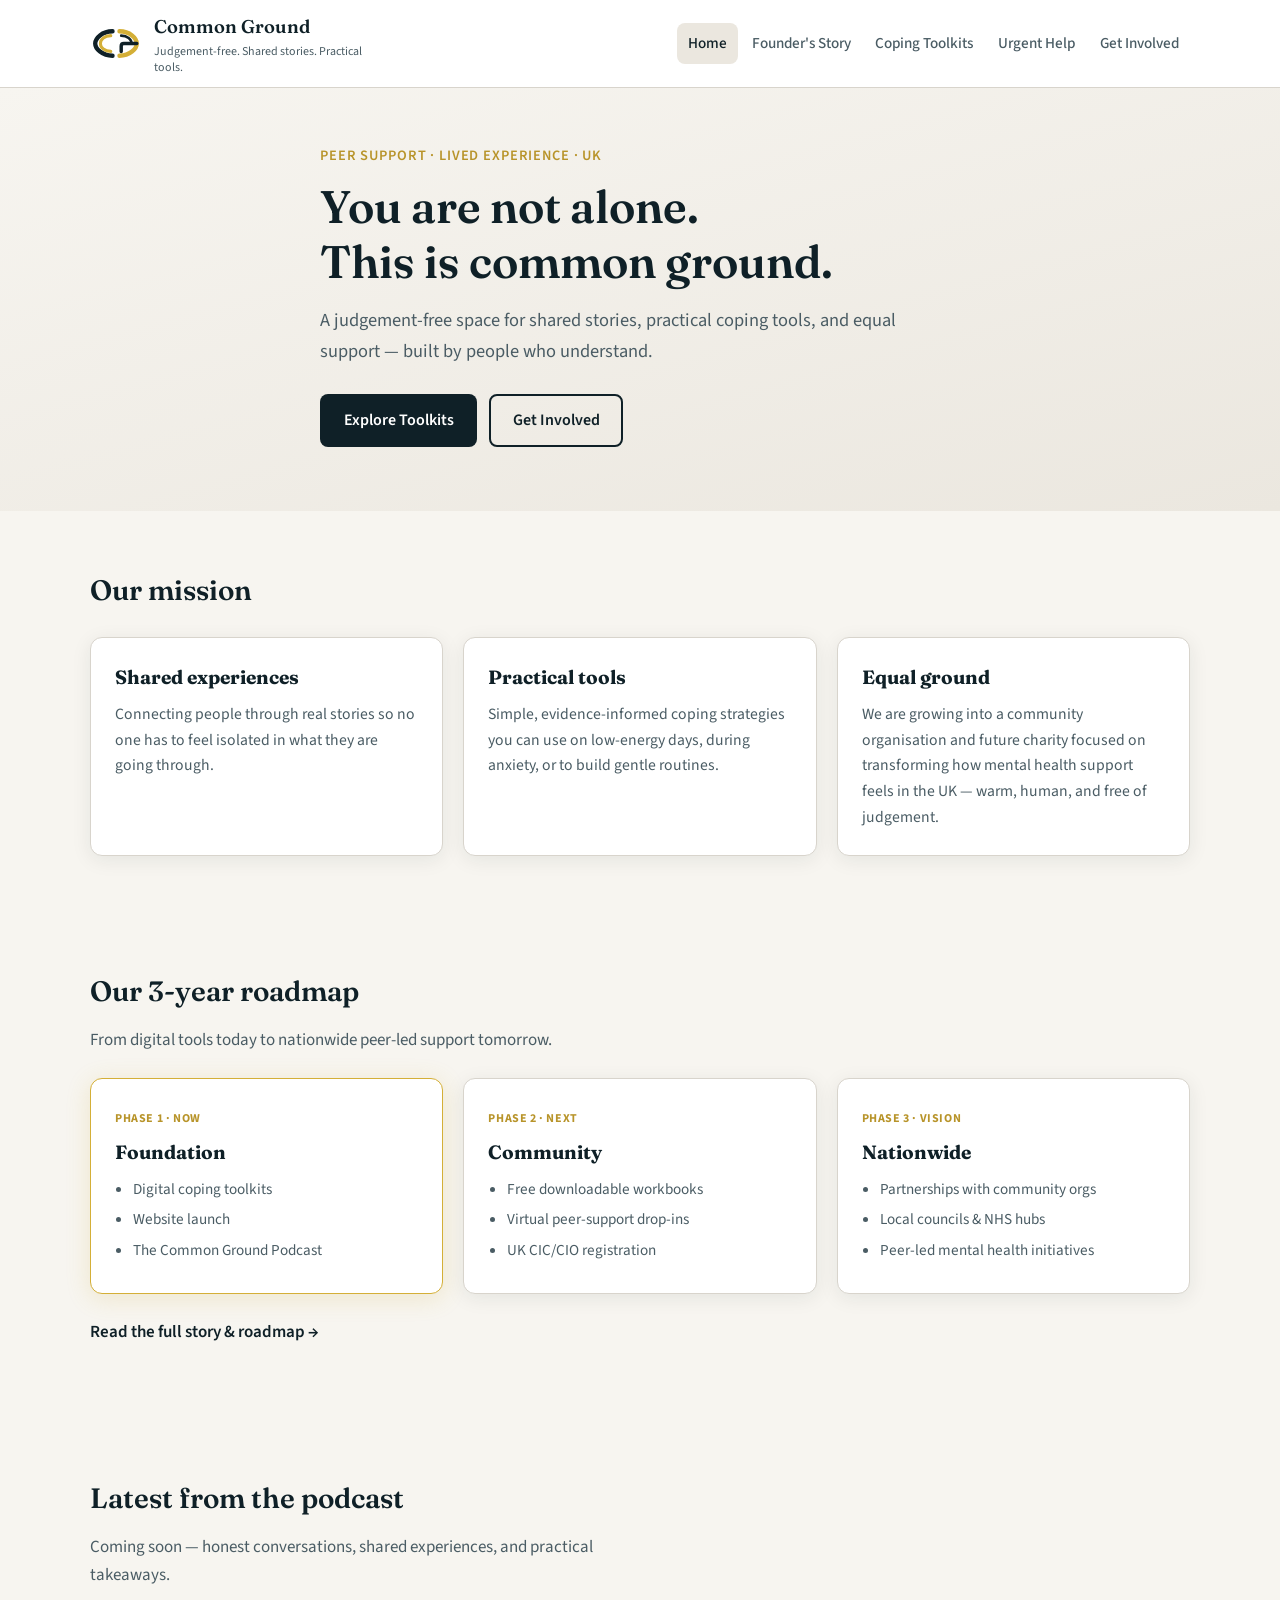
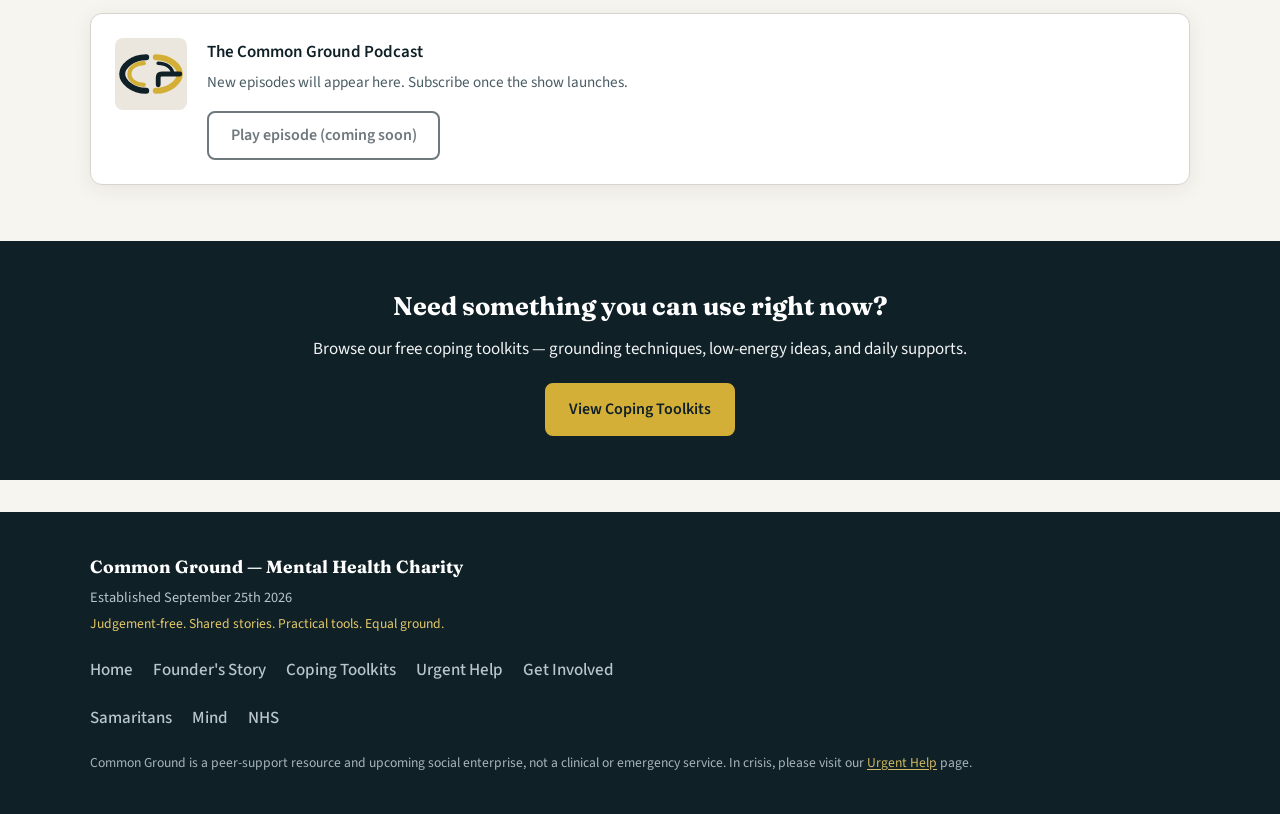
<file: index.html>
<!DOCTYPE html>
<html lang="en-GB">
<head>
  <meta charset="UTF-8">
  <meta name="viewport" content="width=device-width, initial-scale=1.0">
  <meta name="description" content="Common Ground — Judgement-free UK mental health support through shared stories and practical coping tools. Equal ground for everyone.">
  <title>Common Ground | Judgement-free. Shared stories. Practical tools.</title>
  <link rel="stylesheet" href="styles.css">
  <link rel="preconnect" href="https://fonts.googleapis.com">
  <link rel="preconnect" href="https://fonts.gstatic.com" crossorigin>
  <link href="https://fonts.googleapis.com/css2?family=Source+Sans+3:wght@400;500;600;700&family=Fraunces:opsz,wght@9..144,500;9..144,600&display=swap" rel="stylesheet">
</head>
<body>
  <a href="#main" class="skip-link">Skip to main content</a>

  <header class="site-header">
    <div class="container header-inner">
      <a href="index.html" class="logo" aria-label="Common Ground home">
        <img src="data:image/svg+xml,%3Csvg xmlns='http://www.w3.org/2000/svg' viewBox='0 0 120 80'%3E%3Cpath d='M52 12C28 12 12 28 12 40s16 28 40 28' fill='none' stroke='%230F2027' stroke-width='10' stroke-linecap='round'/%3E%3Cpath d='M48 22C34 22 24 30 24 40s10 18 24 18' fill='none' stroke='%23D4AF37' stroke-width='7' stroke-linecap='round'/%3E%3Cpath d='M68 12c24 0 40 16 40 28s-16 28-40 28' fill='none' stroke='%23D4AF37' stroke-width='10' stroke-linecap='round'/%3E%3Cpath d='M108 40H78q-6 0-6 6v12' fill='none' stroke='%230F2027' stroke-width='8' stroke-linecap='round' stroke-linejoin='round'/%3E%3Cpath d='M72 22c14 0 24 8 24 18' fill='none' stroke='%230F2027' stroke-width='6' stroke-linecap='round'/%3E%3C/svg%3E" alt="" class="logo-img" width="56" height="37">
        <span class="logo-text">
          <strong>Common Ground</strong>
          <span class="tagline">Judgement-free. Shared stories. Practical tools.</span>
        </span>
      </a>
      <button class="nav-toggle" aria-expanded="false" aria-controls="primary-nav" aria-label="Open menu">
        <span class="nav-toggle-bar"></span>
        <span class="nav-toggle-bar"></span>
        <span class="nav-toggle-bar"></span>
      </button>
      <nav id="primary-nav" class="primary-nav" aria-label="Main">
        <ul>
          <li><a href="index.html" aria-current="page">Home</a></li>
          <li><a href="founders-story.html">Founder's Story</a></li>
          <li><a href="toolkits.html">Coping Toolkits</a></li>
          <li><a href="urgent-help.html">Urgent Help</a></li>
          <li><a href="get-involved.html">Get Involved</a></li>
        </ul>
      </nav>
    </div>
  </header>

  <main id="main">
    <section class="hero">
      <div class="container hero-inner">
        <p class="hero-eyebrow">Peer support · Lived experience · UK</p>
        <h1>You are not alone.<br>This is common ground.</h1>
        <p class="hero-lead">A judgement-free space for shared stories, practical coping tools, and equal support — built by people who understand.</p>
        <div class="hero-actions">
          <a href="toolkits.html" class="btn btn-primary">Explore Toolkits</a>
          <a href="get-involved.html" class="btn btn-secondary">Get Involved</a>
        </div>
      </div>
    </section>

    <section class="about section" id="about">
      <div class="container">
        <h2>Our mission</h2>
        <div class="about-grid">
          <div class="about-card">
            <h3>Shared experiences</h3>
            <p>Connecting people through real stories so no one has to feel isolated in what they are going through.</p>
          </div>
          <div class="about-card">
            <h3>Practical tools</h3>
            <p>Simple, evidence-informed coping strategies you can use on low-energy days, during anxiety, or to build gentle routines.</p>
          </div>
          <div class="about-card">
            <h3>Equal ground</h3>
            <p>We are growing into a community organisation and future charity focused on transforming how mental health support feels in the UK — warm, human, and free of judgement.</p>
          </div>
        </div>
      </div>
    </section>

    <section class="roadmap-preview section">
      <div class="container">
        <h2>Our 3-year roadmap</h2>
        <p class="section-intro">From digital tools today to nationwide peer-led support tomorrow.</p>
        <div class="roadmap-timeline">
          <div class="roadmap-phase is-current">
            <span class="phase-label">Phase 1 · Now</span>
            <h3>Foundation</h3>
            <ul>
              <li>Digital coping toolkits</li>
              <li>Website launch</li>
              <li>The Common Ground Podcast</li>
            </ul>
          </div>
          <div class="roadmap-phase">
            <span class="phase-label">Phase 2 · Next</span>
            <h3>Community</h3>
            <ul>
              <li>Free downloadable workbooks</li>
              <li>Virtual peer-support drop-ins</li>
              <li>UK CIC/CIO registration</li>
            </ul>
          </div>
          <div class="roadmap-phase">
            <span class="phase-label">Phase 3 · Vision</span>
            <h3>Nationwide</h3>
            <ul>
              <li>Partnerships with community orgs</li>
              <li>Local councils &amp; NHS hubs</li>
              <li>Peer-led mental health initiatives</li>
            </ul>
          </div>
        </div>
        <p class="section-cta"><a href="founders-story.html#roadmap">Read the full story &amp; roadmap →</a></p>
      </div>
    </section>

    <section class="podcast section">
      <div class="container">
        <h2>Latest from the podcast</h2>
        <p class="section-intro">Coming soon — honest conversations, shared experiences, and practical takeaways.</p>
        <div class="podcast-player" role="region" aria-label="Podcast player placeholder">
          <div class="podcast-artwork" aria-hidden="true">
            <img src="data:image/svg+xml,%3Csvg xmlns='http://www.w3.org/2000/svg' viewBox='0 0 120 80'%3E%3Cpath d='M52 12C28 12 12 28 12 40s16 28 40 28' fill='none' stroke='%230F2027' stroke-width='10' stroke-linecap='round'/%3E%3Cpath d='M48 22C34 22 24 30 24 40s10 18 24 18' fill='none' stroke='%23D4AF37' stroke-width='7' stroke-linecap='round'/%3E%3Cpath d='M68 12c24 0 40 16 40 28s-16 28-40 28' fill='none' stroke='%23D4AF37' stroke-width='10' stroke-linecap='round'/%3E%3Cpath d='M108 40H78q-6 0-6 6v12' fill='none' stroke='%230F2027' stroke-width='8' stroke-linecap='round' stroke-linejoin='round'/%3E%3Cpath d='M72 22c14 0 24 8 24 18' fill='none' stroke='%230F2027' stroke-width='6' stroke-linecap='round'/%3E%3C/svg%3E" alt="" width="64" height="43">
          </div>
          <div class="podcast-meta">
            <p class="podcast-title">The Common Ground Podcast</p>
            <p class="podcast-desc">New episodes will appear here. Subscribe once the show launches.</p>
            <div class="audio-placeholder">
              <button type="button" class="btn btn-secondary" disabled aria-disabled="true">Play episode (coming soon)</button>
            </div>
          </div>
        </div>
      </div>
    </section>

    <section class="cta-band">
      <div class="container">
        <h2>Need something you can use right now?</h2>
        <p>Browse our free coping toolkits — grounding techniques, low-energy ideas, and daily supports.</p>
        <a href="toolkits.html" class="btn btn-primary">View Coping Toolkits</a>
      </div>
    </section>
  </main>

  <footer class="site-footer">
    <div class="container footer-inner">
      <div class="footer-brand">
        <strong>Common Ground — Mental Health Charity</strong>
        <p>Established September 25th 2026</p>
        <p class="footer-tagline">Judgement-free. Shared stories. Practical tools. Equal ground.</p>
      </div>
      <nav class="footer-nav" aria-label="Footer">
        <a href="index.html">Home</a>
        <a href="founders-story.html">Founder's Story</a>
        <a href="toolkits.html">Coping Toolkits</a>
        <a href="urgent-help.html">Urgent Help</a>
        <a href="get-involved.html">Get Involved</a>
      </nav>
      <nav class="footer-support" aria-label="Crisis support">
        <a href="https://www.samaritans.org" target="_blank" rel="noopener noreferrer">Samaritans</a>
        <a href="https://www.mind.org.uk" target="_blank" rel="noopener noreferrer">Mind</a>
        <a href="https://www.nhs.uk/mental-health" target="_blank" rel="noopener noreferrer">NHS</a>
      </nav>
      <p class="footer-note">Common Ground is a peer-support resource and upcoming social enterprise, not a clinical or emergency service. In crisis, please visit our <a href="urgent-help.html">Urgent Help</a> page.</p>
    </div>
  </footer>

  <script src="script.js"></script>
</body>
</html>
</file>
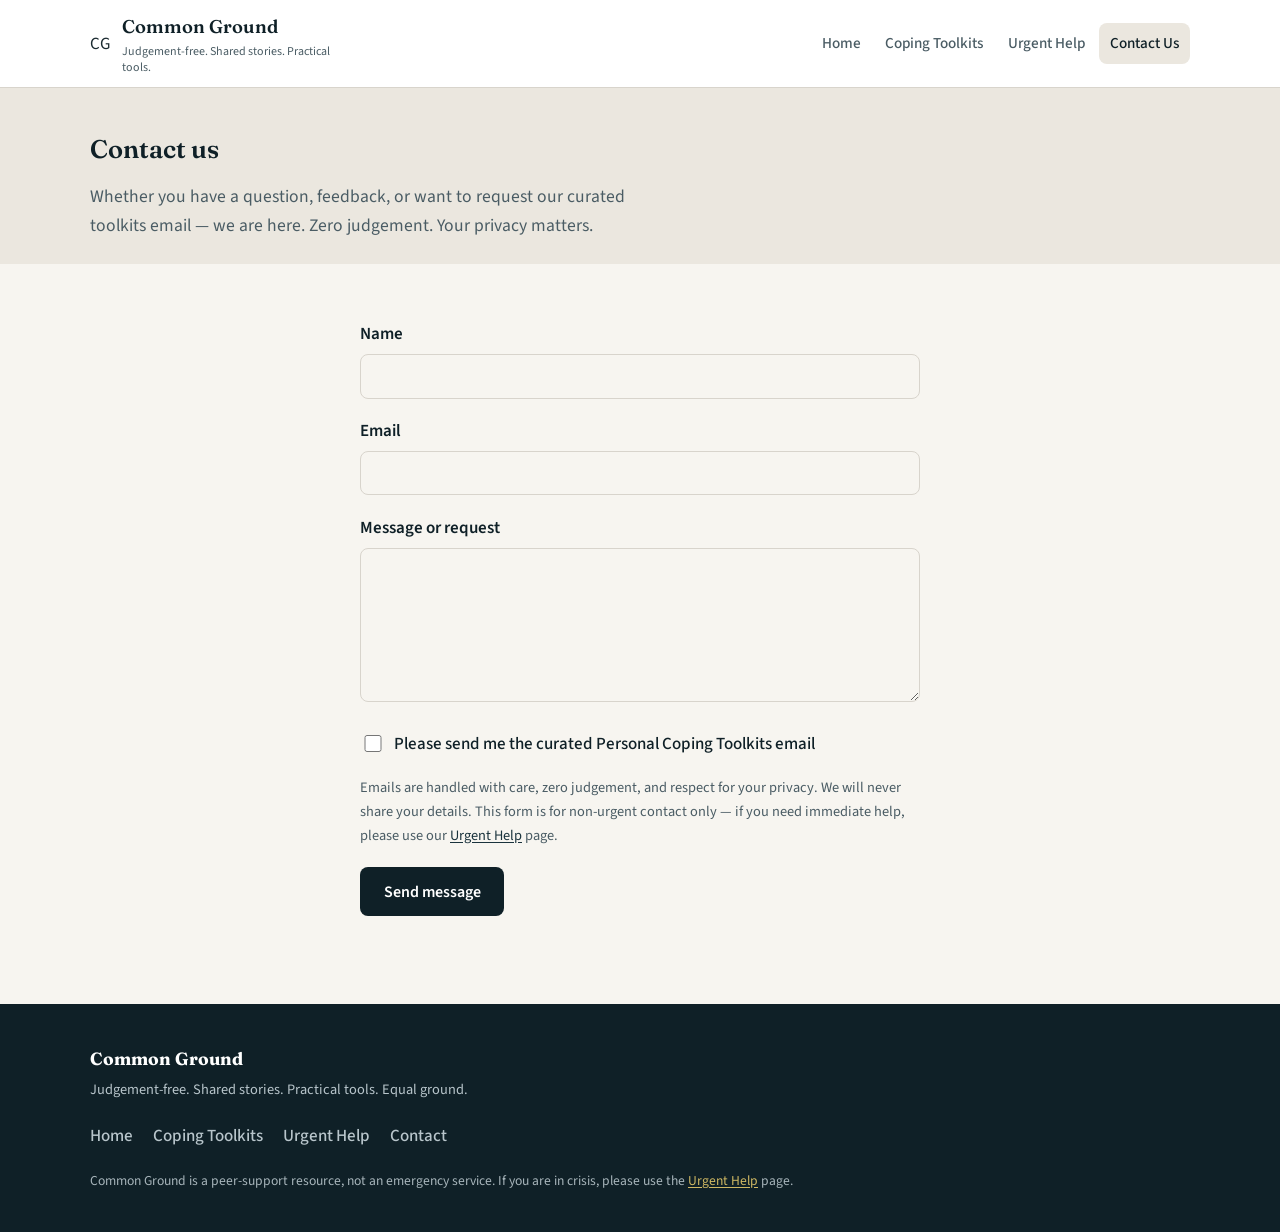
<file: contact.html>
<!DOCTYPE html>
<html lang="en-GB">
<head>
  <meta charset="UTF-8">
  <meta name="viewport" content="width=device-width, initial-scale=1.0">
  <meta name="description" content="Contact Common Ground — share a message or request our curated coping toolkits email. Zero judgement, privacy respected.">
  <title>Contact Us | Common Ground</title>
  <link rel="stylesheet" href="styles.css">
  <link rel="preconnect" href="https://fonts.googleapis.com">
  <link rel="preconnect" href="https://fonts.gstatic.com" crossorigin>
  <link href="https://fonts.googleapis.com/css2?family=Source+Sans+3:wght@400;500;600;700&family=Fraunces:opsz,wght@9..144,500;9..144,600&display=swap" rel="stylesheet">
</head>
<body>
  <a href="#main" class="skip-link">Skip to main content</a>

  <header class="site-header">
    <div class="container header-inner">
      <a href="index.html" class="logo" aria-label="Common Ground home">
        <span class="logo-mark" aria-hidden="true">CG</span>
        <span class="logo-text">
          <strong>Common Ground</strong>
          <span class="tagline">Judgement-free. Shared stories. Practical tools.</span>
        </span>
      </a>
      <button class="nav-toggle" aria-expanded="false" aria-controls="primary-nav" aria-label="Open menu">
        <span class="nav-toggle-bar"></span>
        <span class="nav-toggle-bar"></span>
        <span class="nav-toggle-bar"></span>
      </button>
      <nav id="primary-nav" class="primary-nav" aria-label="Main">
        <ul>
          <li><a href="index.html">Home</a></li>
          <li><a href="toolkits.html">Coping Toolkits</a></li>
          <li><a href="urgent-help.html">Urgent Help</a></li>
          <li><a href="contact.html" aria-current="page">Contact Us</a></li>
        </ul>
      </nav>
    </div>
  </header>

  <main id="main">
    <section class="page-hero">
      <div class="container">
        <h1>Contact us</h1>
        <p class="page-lead">Whether you have a question, feedback, or want to request our curated toolkits email — we are here. Zero judgement. Your privacy matters.</p>
      </div>
    </section>

    <section class="section">
      <div class="container narrow">
        <form class="contact-form" id="contact-form" action="#" method="post" novalidate>
          <div class="form-group">
            <label for="name">Name</label>
            <input type="text" id="name" name="name" autocomplete="name" required>
          </div>
          <div class="form-group">
            <label for="email">Email</label>
            <input type="email" id="email" name="email" autocomplete="email" required>
          </div>
          <div class="form-group">
            <label for="message">Message or request</label>
            <textarea id="message" name="message" rows="6" required></textarea>
          </div>
          <div class="form-group form-checkbox">
            <input type="checkbox" id="toolkit-email" name="toolkit-email">
            <label for="toolkit-email">Please send me the curated Personal Coping Toolkits email</label>
          </div>
          <p class="form-disclaimer">Emails are handled with care, zero judgement, and respect for your privacy. We will never share your details. This form is for non-urgent contact only — if you need immediate help, please use our <a href="urgent-help.html">Urgent Help</a> page.</p>
          <button type="submit" class="btn btn-primary">Send message</button>
          <p class="form-status" id="form-status" role="status" aria-live="polite" hidden></p>
        </form>
      </div>
    </section>
  </main>

  <footer class="site-footer">
    <div class="container footer-inner">
      <div class="footer-brand">
        <strong>Common Ground</strong>
        <p>Judgement-free. Shared stories. Practical tools. Equal ground.</p>
      </div>
      <nav class="footer-nav" aria-label="Footer">
        <a href="index.html">Home</a>
        <a href="toolkits.html">Coping Toolkits</a>
        <a href="urgent-help.html">Urgent Help</a>
        <a href="contact.html">Contact</a>
      </nav>
      <p class="footer-note">Common Ground is a peer-support resource, not an emergency service. If you are in crisis, please use the <a href="urgent-help.html">Urgent Help</a> page.</p>
    </div>
  </footer>

  <script src="script.js"></script>
</body>
</html>
</file>
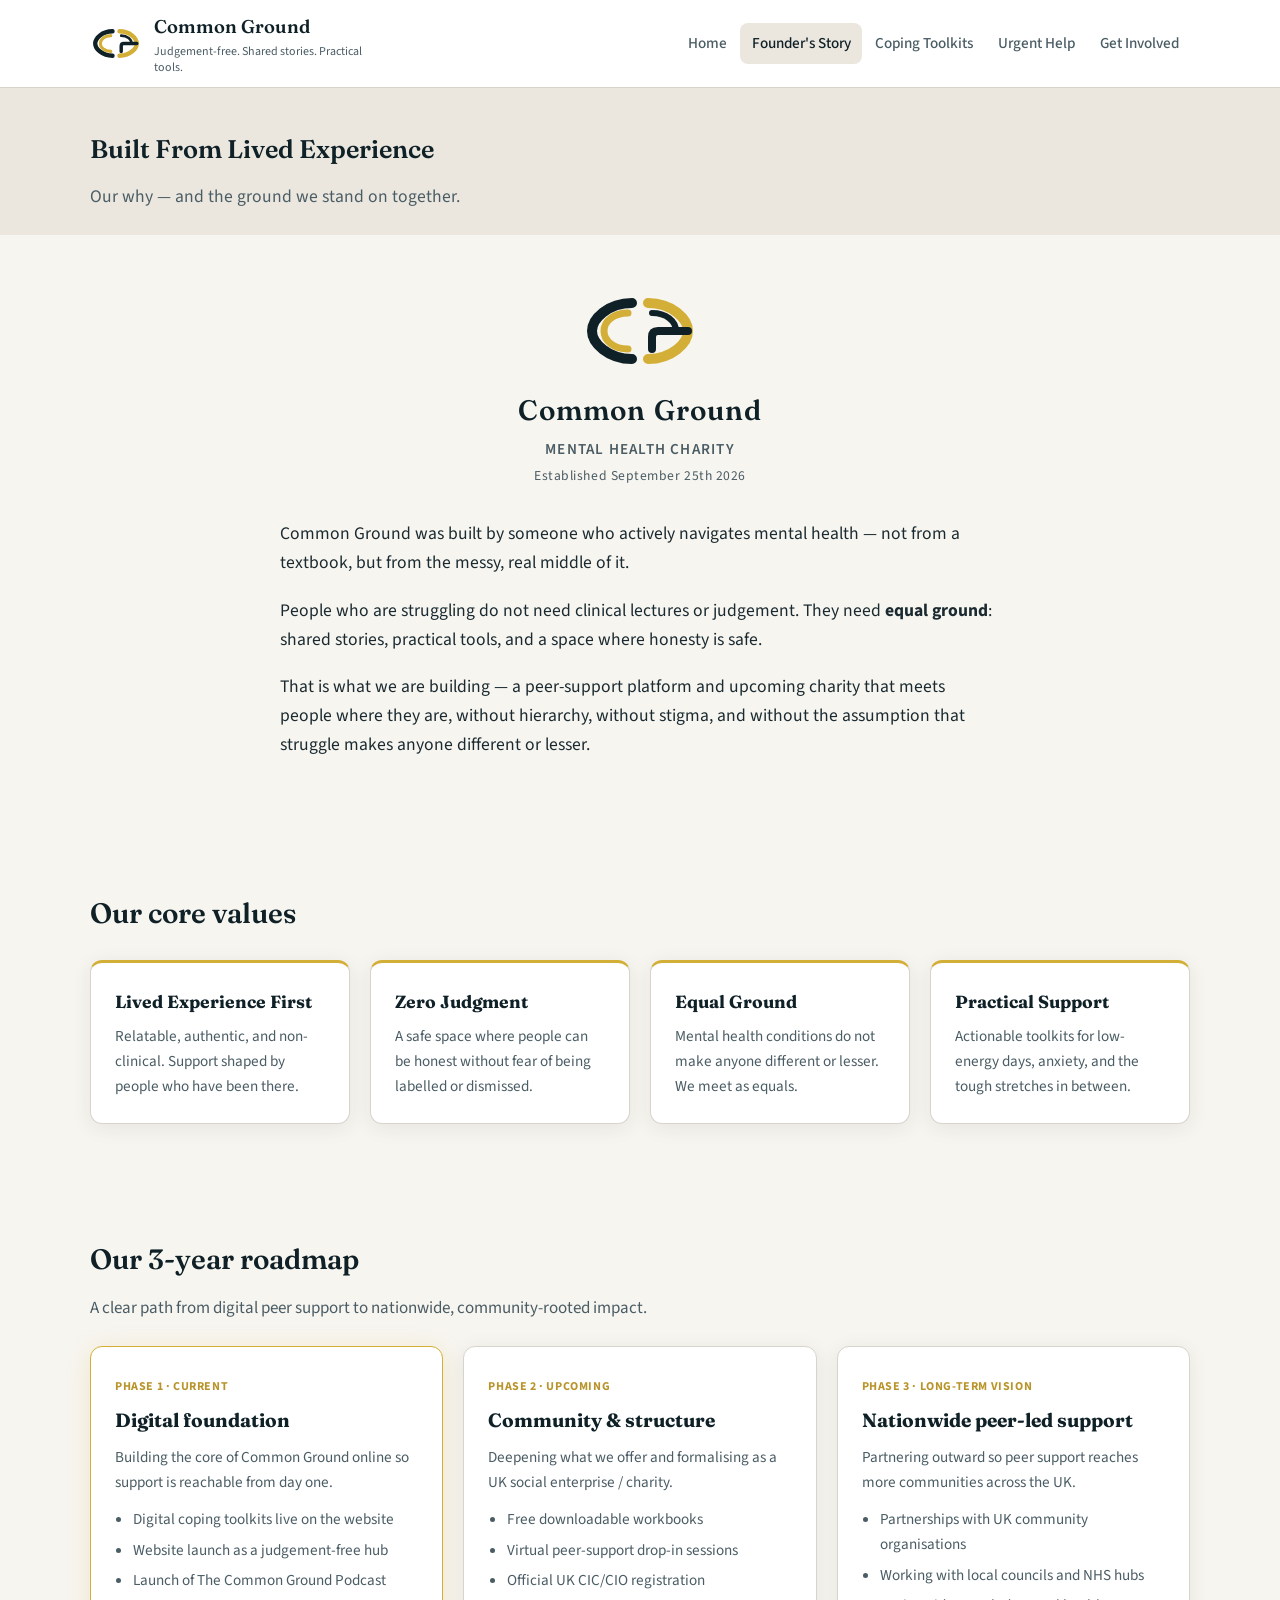
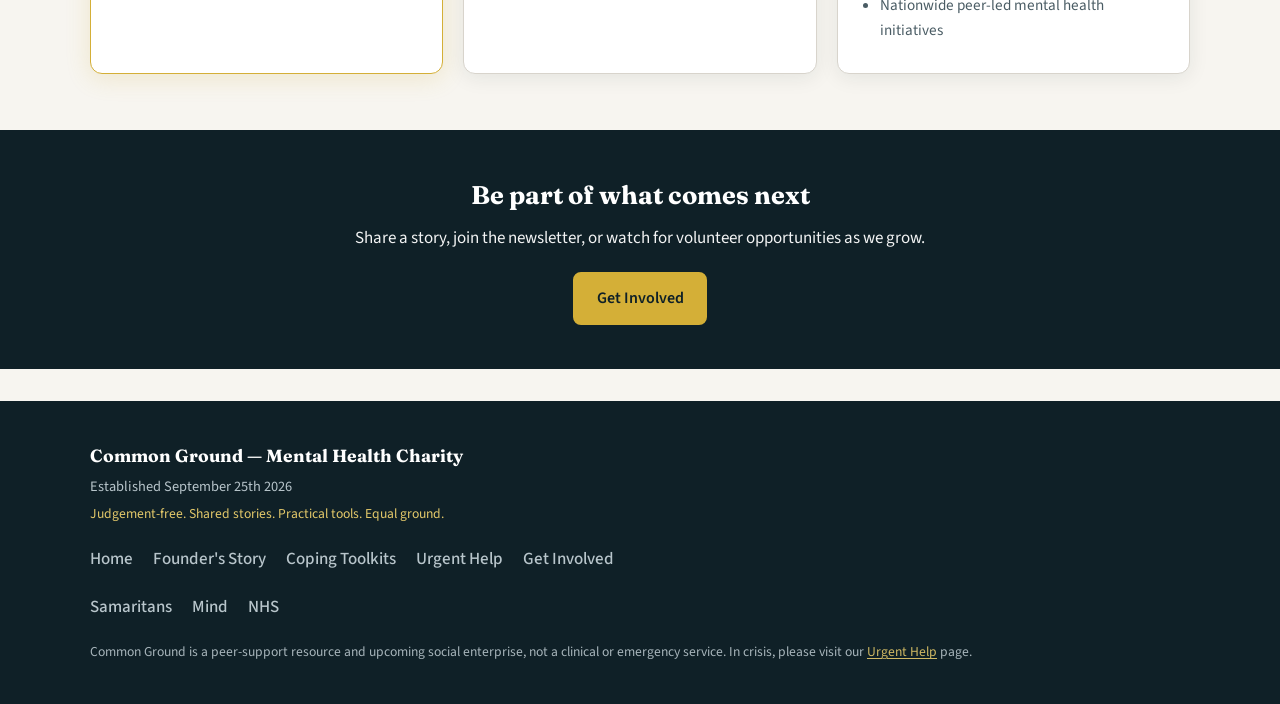
<file: founders-story.html>
<!DOCTYPE html>
<html lang="en-GB">
<head>
  <meta charset="UTF-8">
  <meta name="viewport" content="width=device-width, initial-scale=1.0">
  <meta name="description" content="The Founder's Story of Common Ground — built from lived experience. Equal ground, zero judgment, practical support.">
  <title>Founder's Story | Common Ground</title>
  <link rel="stylesheet" href="styles.css">
  <link rel="preconnect" href="https://fonts.googleapis.com">
  <link rel="preconnect" href="https://fonts.gstatic.com" crossorigin>
  <link href="https://fonts.googleapis.com/css2?family=Source+Sans+3:wght@400;500;600;700&family=Fraunces:opsz,wght@9..144,500;9..144,600&display=swap" rel="stylesheet">
</head>
<body>
  <a href="#main" class="skip-link">Skip to main content</a>

  <header class="site-header">
    <div class="container header-inner">
      <a href="index.html" class="logo" aria-label="Common Ground home">
        <img src="data:image/svg+xml,%3Csvg xmlns='http://www.w3.org/2000/svg' viewBox='0 0 120 80'%3E%3Cpath d='M52 12C28 12 12 28 12 40s16 28 40 28' fill='none' stroke='%230F2027' stroke-width='10' stroke-linecap='round'/%3E%3Cpath d='M48 22C34 22 24 30 24 40s10 18 24 18' fill='none' stroke='%23D4AF37' stroke-width='7' stroke-linecap='round'/%3E%3Cpath d='M68 12c24 0 40 16 40 28s-16 28-40 28' fill='none' stroke='%23D4AF37' stroke-width='10' stroke-linecap='round'/%3E%3Cpath d='M108 40H78q-6 0-6 6v12' fill='none' stroke='%230F2027' stroke-width='8' stroke-linecap='round' stroke-linejoin='round'/%3E%3Cpath d='M72 22c14 0 24 8 24 18' fill='none' stroke='%230F2027' stroke-width='6' stroke-linecap='round'/%3E%3C/svg%3E" alt="" class="logo-img" width="56" height="37">
        <span class="logo-text">
          <strong>Common Ground</strong>
          <span class="tagline">Judgement-free. Shared stories. Practical tools.</span>
        </span>
      </a>
      <button class="nav-toggle" aria-expanded="false" aria-controls="primary-nav" aria-label="Open menu">
        <span class="nav-toggle-bar"></span>
        <span class="nav-toggle-bar"></span>
        <span class="nav-toggle-bar"></span>
      </button>
      <nav id="primary-nav" class="primary-nav" aria-label="Main">
        <ul>
          <li><a href="index.html">Home</a></li>
          <li><a href="founders-story.html" aria-current="page">Founder's Story</a></li>
          <li><a href="toolkits.html">Coping Toolkits</a></li>
          <li><a href="urgent-help.html">Urgent Help</a></li>
          <li><a href="get-involved.html">Get Involved</a></li>
        </ul>
      </nav>
    </div>
  </header>

  <main id="main">
    <section class="page-hero">
      <div class="container">
        <h1>Built From Lived Experience</h1>
        <p class="page-lead">Our why — and the ground we stand on together.</p>
      </div>
    </section>

    <section class="section story-section">
      <div class="container narrow-story">
        <div class="story-brand">
          <img src="data:image/svg+xml,%3Csvg xmlns='http://www.w3.org/2000/svg' viewBox='0 0 120 80'%3E%3Cpath d='M52 12C28 12 12 28 12 40s16 28 40 28' fill='none' stroke='%230F2027' stroke-width='10' stroke-linecap='round'/%3E%3Cpath d='M48 22C34 22 24 30 24 40s10 18 24 18' fill='none' stroke='%23D4AF37' stroke-width='7' stroke-linecap='round'/%3E%3Cpath d='M68 12c24 0 40 16 40 28s-16 28-40 28' fill='none' stroke='%23D4AF37' stroke-width='10' stroke-linecap='round'/%3E%3Cpath d='M108 40H78q-6 0-6 6v12' fill='none' stroke='%230F2027' stroke-width='8' stroke-linecap='round' stroke-linejoin='round'/%3E%3Cpath d='M72 22c14 0 24 8 24 18' fill='none' stroke='%230F2027' stroke-width='6' stroke-linecap='round'/%3E%3C/svg%3E" alt="Common Ground interlocking CG logo" class="brand-logo-mark" width="120" height="80">
          <p class="brand-lockup">
            <span class="brand-name">Common Ground</span>
            <span class="brand-sub">Mental Health Charity</span>
            <span class="brand-date">Established September 25th 2026</span>
          </p>
        </div>
        <div class="story-body">
          <p>Common Ground was built by someone who actively navigates mental health — not from a textbook, but from the messy, real middle of it.</p>
          <p>People who are struggling do not need clinical lectures or judgement. They need <strong>equal ground</strong>: shared stories, practical tools, and a space where honesty is safe.</p>
          <p>That is what we are building — a peer-support platform and upcoming charity that meets people where they are, without hierarchy, without stigma, and without the assumption that struggle makes anyone different or lesser.</p>
        </div>
      </div>
    </section>

    <section class="section values-section">
      <div class="container">
        <h2>Our core values</h2>
        <div class="values-grid">
          <div class="value-card">
            <h3>Lived Experience First</h3>
            <p>Relatable, authentic, and non-clinical. Support shaped by people who have been there.</p>
          </div>
          <div class="value-card">
            <h3>Zero Judgment</h3>
            <p>A safe space where people can be honest without fear of being labelled or dismissed.</p>
          </div>
          <div class="value-card">
            <h3>Equal Ground</h3>
            <p>Mental health conditions do not make anyone different or lesser. We meet as equals.</p>
          </div>
          <div class="value-card">
            <h3>Practical Support</h3>
            <p>Actionable toolkits for low-energy days, anxiety, and the tough stretches in between.</p>
          </div>
        </div>
      </div>
    </section>

    <section class="section roadmap-section" id="roadmap">
      <div class="container">
        <h2>Our 3-year roadmap</h2>
        <p class="section-intro">A clear path from digital peer support to nationwide, community-rooted impact.</p>
        <div class="roadmap-timeline roadmap-full">
          <div class="roadmap-phase is-current">
            <span class="phase-label">Phase 1 · Current</span>
            <h3>Digital foundation</h3>
            <p>Building the core of Common Ground online so support is reachable from day one.</p>
            <ul>
              <li>Digital coping toolkits live on the website</li>
              <li>Website launch as a judgement-free hub</li>
              <li>Launch of The Common Ground Podcast</li>
            </ul>
          </div>
          <div class="roadmap-phase">
            <span class="phase-label">Phase 2 · Upcoming</span>
            <h3>Community &amp; structure</h3>
            <p>Deepening what we offer and formalising as a UK social enterprise / charity.</p>
            <ul>
              <li>Free downloadable workbooks</li>
              <li>Virtual peer-support drop-in sessions</li>
              <li>Official UK CIC/CIO registration</li>
            </ul>
          </div>
          <div class="roadmap-phase">
            <span class="phase-label">Phase 3 · Long-term vision</span>
            <h3>Nationwide peer-led support</h3>
            <p>Partnering outward so peer support reaches more communities across the UK.</p>
            <ul>
              <li>Partnerships with UK community organisations</li>
              <li>Working with local councils and NHS hubs</li>
              <li>Nationwide peer-led mental health initiatives</li>
            </ul>
          </div>
        </div>
      </div>
    </section>

    <section class="cta-band">
      <div class="container">
        <h2>Be part of what comes next</h2>
        <p>Share a story, join the newsletter, or watch for volunteer opportunities as we grow.</p>
        <a href="get-involved.html" class="btn btn-primary">Get Involved</a>
      </div>
    </section>
  </main>

  <footer class="site-footer">
    <div class="container footer-inner">
      <div class="footer-brand">
        <strong>Common Ground — Mental Health Charity</strong>
        <p>Established September 25th 2026</p>
        <p class="footer-tagline">Judgement-free. Shared stories. Practical tools. Equal ground.</p>
      </div>
      <nav class="footer-nav" aria-label="Footer">
        <a href="index.html">Home</a>
        <a href="founders-story.html">Founder's Story</a>
        <a href="toolkits.html">Coping Toolkits</a>
        <a href="urgent-help.html">Urgent Help</a>
        <a href="get-involved.html">Get Involved</a>
      </nav>
      <nav class="footer-support" aria-label="Crisis support">
        <a href="https://www.samaritans.org" target="_blank" rel="noopener noreferrer">Samaritans</a>
        <a href="https://www.mind.org.uk" target="_blank" rel="noopener noreferrer">Mind</a>
        <a href="https://www.nhs.uk/mental-health" target="_blank" rel="noopener noreferrer">NHS</a>
      </nav>
      <p class="footer-note">Common Ground is a peer-support resource and upcoming social enterprise, not a clinical or emergency service. In crisis, please visit our <a href="urgent-help.html">Urgent Help</a> page.</p>
    </div>
  </footer>

  <script src="script.js"></script>
</body>
</html>
</file>
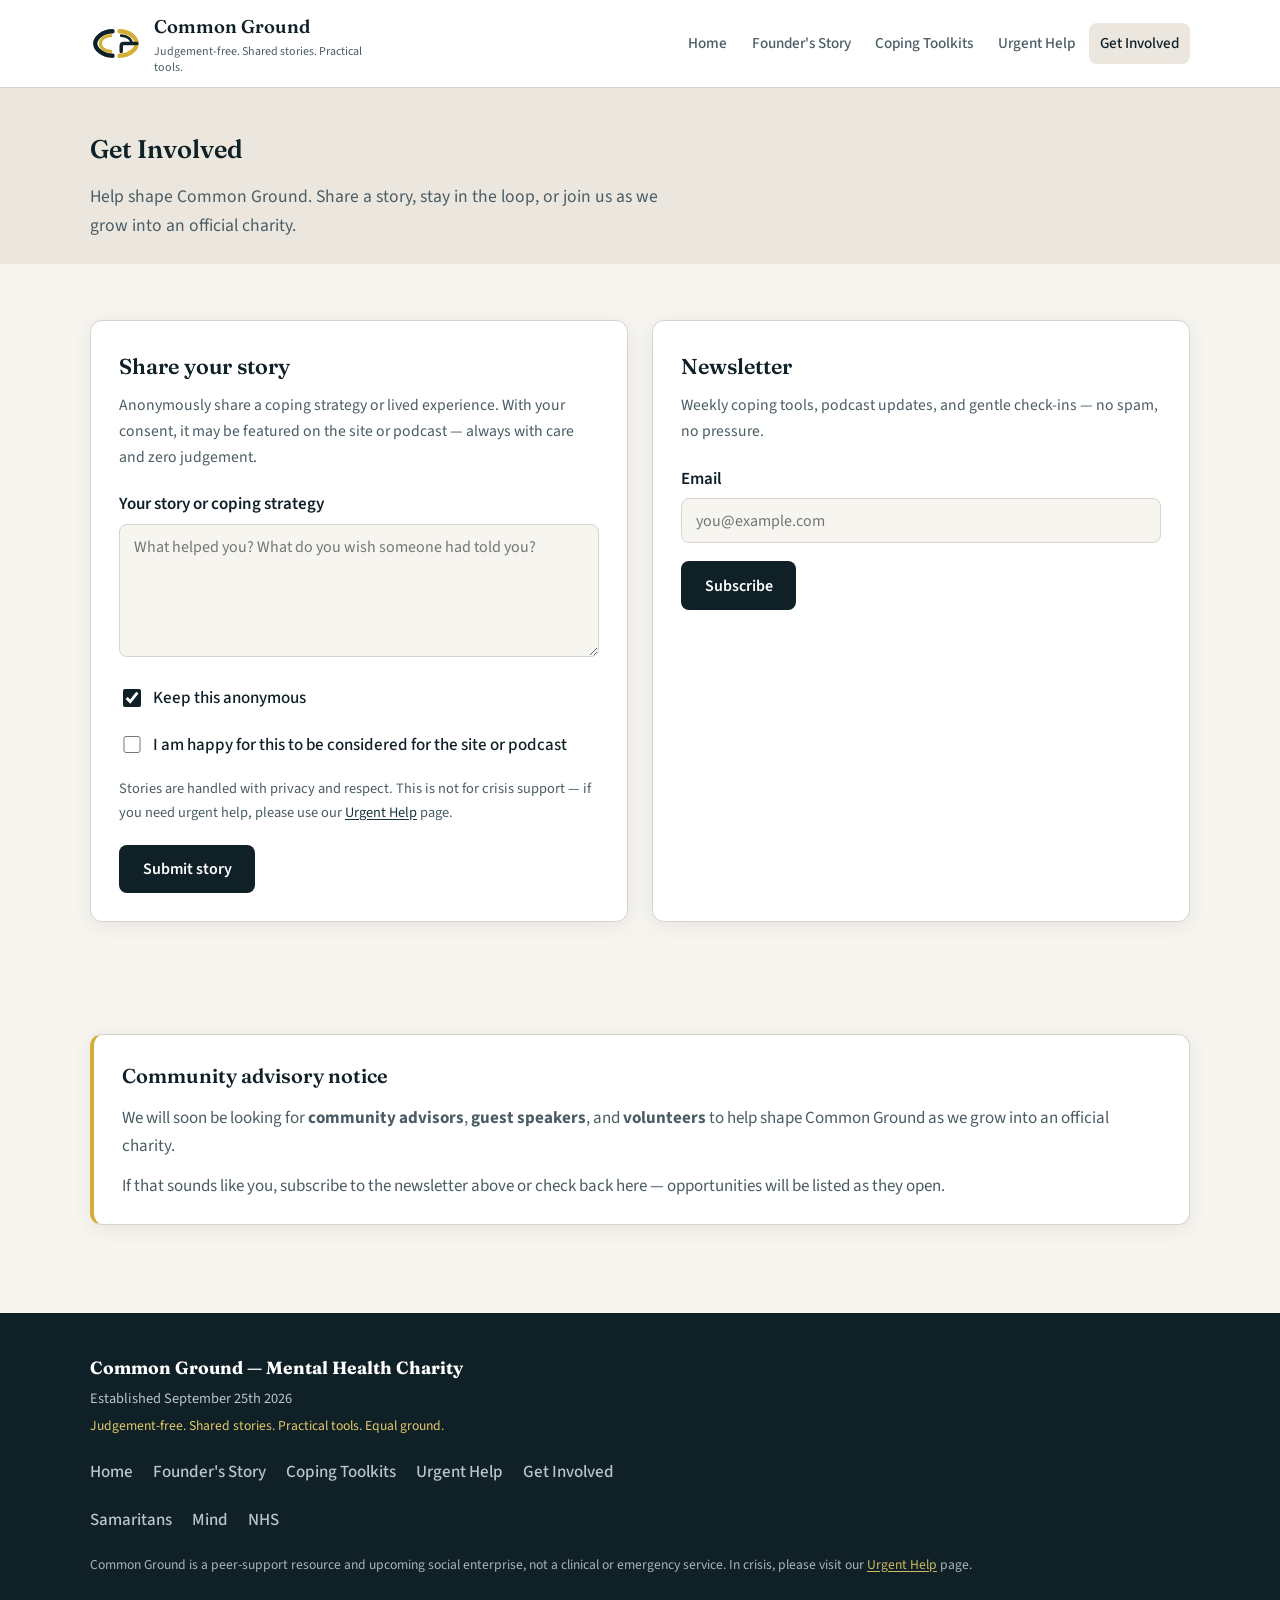
<file: get-involved.html>
<!DOCTYPE html>
<html lang="en-GB">
<head>
  <meta charset="UTF-8">
  <meta name="viewport" content="width=device-width, initial-scale=1.0">
  <meta name="description" content="Get involved with Common Ground — share your story, join the newsletter, or watch for volunteer opportunities.">
  <title>Get Involved | Common Ground</title>
  <link rel="stylesheet" href="styles.css">
  <link rel="preconnect" href="https://fonts.googleapis.com">
  <link rel="preconnect" href="https://fonts.gstatic.com" crossorigin>
  <link href="https://fonts.googleapis.com/css2?family=Source+Sans+3:wght@400;500;600;700&family=Fraunces:opsz,wght@9..144,500;9..144,600&display=swap" rel="stylesheet">
</head>
<body>
  <a href="#main" class="skip-link">Skip to main content</a>

  <header class="site-header">
    <div class="container header-inner">
      <a href="index.html" class="logo" aria-label="Common Ground home">
        <img src="data:image/svg+xml,%3Csvg xmlns='http://www.w3.org/2000/svg' viewBox='0 0 120 80'%3E%3Cpath d='M52 12C28 12 12 28 12 40s16 28 40 28' fill='none' stroke='%230F2027' stroke-width='10' stroke-linecap='round'/%3E%3Cpath d='M48 22C34 22 24 30 24 40s10 18 24 18' fill='none' stroke='%23D4AF37' stroke-width='7' stroke-linecap='round'/%3E%3Cpath d='M68 12c24 0 40 16 40 28s-16 28-40 28' fill='none' stroke='%23D4AF37' stroke-width='10' stroke-linecap='round'/%3E%3Cpath d='M108 40H78q-6 0-6 6v12' fill='none' stroke='%230F2027' stroke-width='8' stroke-linecap='round' stroke-linejoin='round'/%3E%3Cpath d='M72 22c14 0 24 8 24 18' fill='none' stroke='%230F2027' stroke-width='6' stroke-linecap='round'/%3E%3C/svg%3E" alt="" class="logo-img" width="56" height="37">
        <span class="logo-text">
          <strong>Common Ground</strong>
          <span class="tagline">Judgement-free. Shared stories. Practical tools.</span>
        </span>
      </a>
      <button class="nav-toggle" aria-expanded="false" aria-controls="primary-nav" aria-label="Open menu">
        <span class="nav-toggle-bar"></span>
        <span class="nav-toggle-bar"></span>
        <span class="nav-toggle-bar"></span>
      </button>
      <nav id="primary-nav" class="primary-nav" aria-label="Main">
        <ul>
          <li><a href="index.html">Home</a></li>
          <li><a href="founders-story.html">Founder's Story</a></li>
          <li><a href="toolkits.html">Coping Toolkits</a></li>
          <li><a href="urgent-help.html">Urgent Help</a></li>
          <li><a href="get-involved.html" aria-current="page">Get Involved</a></li>
        </ul>
      </nav>
    </div>
  </header>

  <main id="main">
    <section class="page-hero">
      <div class="container">
        <h1>Get Involved</h1>
        <p class="page-lead">Help shape Common Ground. Share a story, stay in the loop, or join us as we grow into an official charity.</p>
      </div>
    </section>

    <section class="section">
      <div class="container involved-grid">
        <div class="involved-card">
          <h2>Share your story</h2>
          <p>Anonymously share a coping strategy or lived experience. With your consent, it may be featured on the site or podcast — always with care and zero judgement.</p>
          <form class="contact-form" id="story-form" action="#" method="post" novalidate>
            <div class="form-group">
              <label for="story-text">Your story or coping strategy</label>
              <textarea id="story-text" name="story" rows="5" required placeholder="What helped you? What do you wish someone had told you?"></textarea>
            </div>
            <div class="form-group form-checkbox">
              <input type="checkbox" id="story-anonymous" name="anonymous" checked>
              <label for="story-anonymous">Keep this anonymous</label>
            </div>
            <div class="form-group form-checkbox">
              <input type="checkbox" id="story-consent" name="consent" required>
              <label for="story-consent">I am happy for this to be considered for the site or podcast</label>
            </div>
            <p class="form-disclaimer">Stories are handled with privacy and respect. This is not for crisis support — if you need urgent help, please use our <a href="urgent-help.html">Urgent Help</a> page.</p>
            <button type="submit" class="btn btn-primary">Submit story</button>
            <p class="form-status" id="story-status" role="status" aria-live="polite" hidden></p>
          </form>
        </div>
        <div class="involved-card">
          <h2>Newsletter</h2>
          <p>Weekly coping tools, podcast updates, and gentle check-ins — no spam, no pressure.</p>
          <form class="contact-form" id="newsletter-form" action="#" method="post" novalidate>
            <div class="form-group">
              <label for="newsletter-email">Email</label>
              <input type="email" id="newsletter-email" name="email" autocomplete="email" required placeholder="you@example.com">
            </div>
            <button type="submit" class="btn btn-primary">Subscribe</button>
            <p class="form-status" id="newsletter-status" role="status" aria-live="polite" hidden></p>
          </form>
        </div>
      </div>
    </section>

    <section class="section advisory-section">
      <div class="container">
        <div class="advisory-notice">
          <h2>Community advisory notice</h2>
          <p>We will soon be looking for <strong>community advisors</strong>, <strong>guest speakers</strong>, and <strong>volunteers</strong> to help shape Common Ground as we grow into an official charity.</p>
          <p>If that sounds like you, subscribe to the newsletter above or check back here — opportunities will be listed as they open.</p>
        </div>
      </div>
    </section>
  </main>

  <footer class="site-footer">
    <div class="container footer-inner">
      <div class="footer-brand">
        <strong>Common Ground — Mental Health Charity</strong>
        <p>Established September 25th 2026</p>
        <p class="footer-tagline">Judgement-free. Shared stories. Practical tools. Equal ground.</p>
      </div>
      <nav class="footer-nav" aria-label="Footer">
        <a href="index.html">Home</a>
        <a href="founders-story.html">Founder's Story</a>
        <a href="toolkits.html">Coping Toolkits</a>
        <a href="urgent-help.html">Urgent Help</a>
        <a href="get-involved.html">Get Involved</a>
      </nav>
      <nav class="footer-support" aria-label="Crisis support">
        <a href="https://www.samaritans.org" target="_blank" rel="noopener noreferrer">Samaritans</a>
        <a href="https://www.mind.org.uk" target="_blank" rel="noopener noreferrer">Mind</a>
        <a href="https://www.nhs.uk/mental-health" target="_blank" rel="noopener noreferrer">NHS</a>
      </nav>
      <p class="footer-note">Common Ground is a peer-support resource and upcoming social enterprise, not a clinical or emergency service. In crisis, please visit our <a href="urgent-help.html">Urgent Help</a> page.</p>
    </div>
  </footer>

  <script src="script.js"></script>
</body>
</html>
</file>
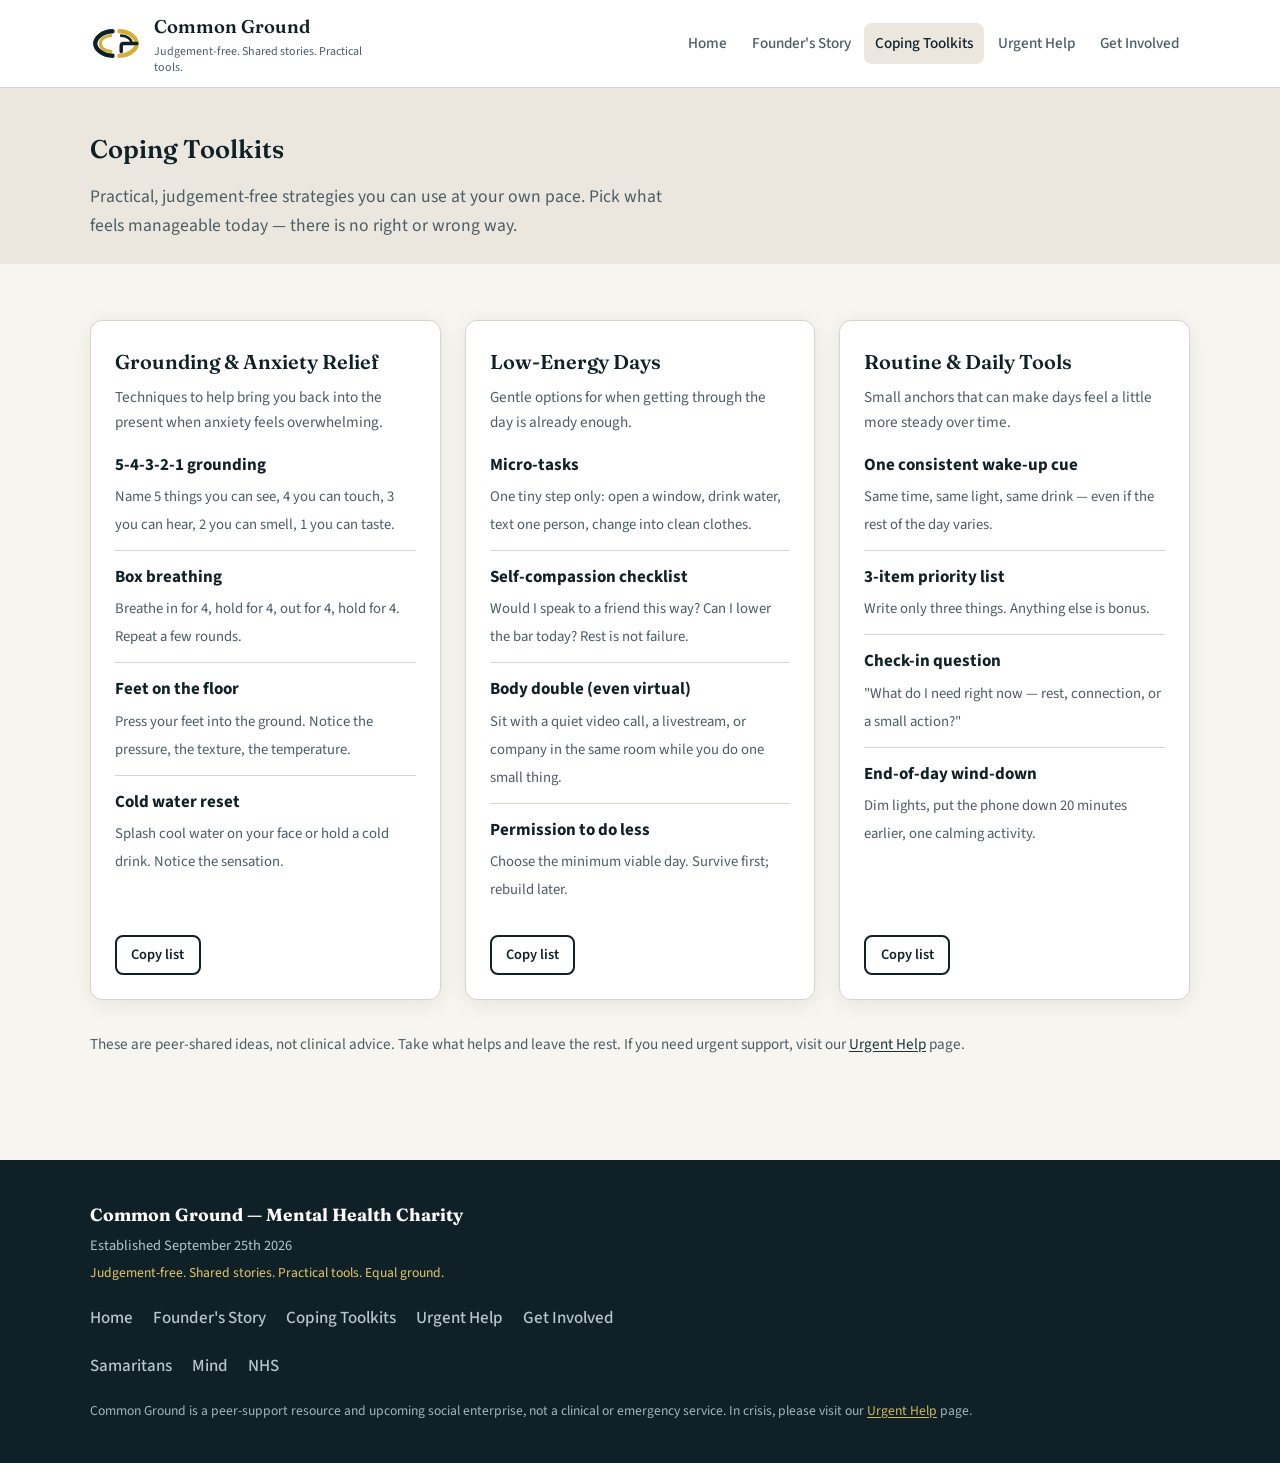
<file: toolkits.html>
<!DOCTYPE html>
<html lang="en-GB">
<head>
  <meta charset="UTF-8">
  <meta name="viewport" content="width=device-width, initial-scale=1.0">
  <meta name="description" content="Practical coping toolkits from Common Ground — grounding, anxiety relief, low-energy support, and daily tools.">
  <title>Coping Toolkits | Common Ground</title>
  <link rel="stylesheet" href="styles.css">
  <link rel="preconnect" href="https://fonts.googleapis.com">
  <link rel="preconnect" href="https://fonts.gstatic.com" crossorigin>
  <link href="https://fonts.googleapis.com/css2?family=Source+Sans+3:wght@400;500;600;700&family=Fraunces:opsz,wght@9..144,500;9..144,600&display=swap" rel="stylesheet">
</head>
<body>
  <a href="#main" class="skip-link">Skip to main content</a>

  <header class="site-header">
    <div class="container header-inner">
      <a href="index.html" class="logo" aria-label="Common Ground home">
        <img src="data:image/svg+xml,%3Csvg xmlns='http://www.w3.org/2000/svg' viewBox='0 0 120 80'%3E%3Cpath d='M52 12C28 12 12 28 12 40s16 28 40 28' fill='none' stroke='%230F2027' stroke-width='10' stroke-linecap='round'/%3E%3Cpath d='M48 22C34 22 24 30 24 40s10 18 24 18' fill='none' stroke='%23D4AF37' stroke-width='7' stroke-linecap='round'/%3E%3Cpath d='M68 12c24 0 40 16 40 28s-16 28-40 28' fill='none' stroke='%23D4AF37' stroke-width='10' stroke-linecap='round'/%3E%3Cpath d='M108 40H78q-6 0-6 6v12' fill='none' stroke='%230F2027' stroke-width='8' stroke-linecap='round' stroke-linejoin='round'/%3E%3Cpath d='M72 22c14 0 24 8 24 18' fill='none' stroke='%230F2027' stroke-width='6' stroke-linecap='round'/%3E%3C/svg%3E" alt="" class="logo-img" width="56" height="37">
        <span class="logo-text">
          <strong>Common Ground</strong>
          <span class="tagline">Judgement-free. Shared stories. Practical tools.</span>
        </span>
      </a>
      <button class="nav-toggle" aria-expanded="false" aria-controls="primary-nav" aria-label="Open menu">
        <span class="nav-toggle-bar"></span>
        <span class="nav-toggle-bar"></span>
        <span class="nav-toggle-bar"></span>
      </button>
      <nav id="primary-nav" class="primary-nav" aria-label="Main">
        <ul>
          <li><a href="index.html">Home</a></li>
          <li><a href="founders-story.html">Founder's Story</a></li>
          <li><a href="toolkits.html" aria-current="page">Coping Toolkits</a></li>
          <li><a href="urgent-help.html">Urgent Help</a></li>
          <li><a href="get-involved.html">Get Involved</a></li>
        </ul>
      </nav>
    </div>
  </header>

  <main id="main">
    <section class="page-hero">
      <div class="container">
        <h1>Coping Toolkits</h1>
        <p class="page-lead">Practical, judgement-free strategies you can use at your own pace. Pick what feels manageable today — there is no right or wrong way.</p>
      </div>
    </section>

    <section class="toolkits section">
      <div class="container">
        <div class="toolkit-grid">
          <article class="toolkit-card" id="grounding">
            <div class="toolkit-header">
              <h2>Grounding &amp; Anxiety Relief</h2>
              <p>Techniques to help bring you back into the present when anxiety feels overwhelming.</p>
            </div>
            <ul class="toolkit-list">
              <li><strong>5-4-3-2-1 grounding</strong><span>Name 5 things you can see, 4 you can touch, 3 you can hear, 2 you can smell, 1 you can taste.</span></li>
              <li><strong>Box breathing</strong><span>Breathe in for 4, hold for 4, out for 4, hold for 4. Repeat a few rounds.</span></li>
              <li><strong>Feet on the floor</strong><span>Press your feet into the ground. Notice the pressure, the texture, the temperature.</span></li>
              <li><strong>Cold water reset</strong><span>Splash cool water on your face or hold a cold drink. Notice the sensation.</span></li>
            </ul>
            <div class="toolkit-actions"><button type="button" class="btn btn-secondary btn-sm copy-list" data-list="grounding">Copy list</button></div>
          </article>
          <article class="toolkit-card" id="low-energy">
            <div class="toolkit-header">
              <h2>Low-Energy Days</h2>
              <p>Gentle options for when getting through the day is already enough.</p>
            </div>
            <ul class="toolkit-list">
              <li><strong>Micro-tasks</strong><span>One tiny step only: open a window, drink water, text one person, change into clean clothes.</span></li>
              <li><strong>Self-compassion checklist</strong><span>Would I speak to a friend this way? Can I lower the bar today? Rest is not failure.</span></li>
              <li><strong>Body double (even virtual)</strong><span>Sit with a quiet video call, a livestream, or company in the same room while you do one small thing.</span></li>
              <li><strong>Permission to do less</strong><span>Choose the minimum viable day. Survive first; rebuild later.</span></li>
            </ul>
            <div class="toolkit-actions"><button type="button" class="btn btn-secondary btn-sm copy-list" data-list="low-energy">Copy list</button></div>
          </article>
          <article class="toolkit-card" id="routine">
            <div class="toolkit-header">
              <h2>Routine &amp; Daily Tools</h2>
              <p>Small anchors that can make days feel a little more steady over time.</p>
            </div>
            <ul class="toolkit-list">
              <li><strong>One consistent wake-up cue</strong><span>Same time, same light, same drink — even if the rest of the day varies.</span></li>
              <li><strong>3-item priority list</strong><span>Write only three things. Anything else is bonus.</span></li>
              <li><strong>Check-in question</strong><span>"What do I need right now — rest, connection, or a small action?"</span></li>
              <li><strong>End-of-day wind-down</strong><span>Dim lights, put the phone down 20 minutes earlier, one calming activity.</span></li>
            </ul>
            <div class="toolkit-actions"><button type="button" class="btn btn-secondary btn-sm copy-list" data-list="routine">Copy list</button></div>
          </article>
        </div>
        <p class="toolkit-note">These are peer-shared ideas, not clinical advice. Take what helps and leave the rest. If you need urgent support, visit our <a href="urgent-help.html">Urgent Help</a> page.</p>
      </div>
    </section>
  </main>

  <footer class="site-footer">
    <div class="container footer-inner">
      <div class="footer-brand">
        <strong>Common Ground — Mental Health Charity</strong>
        <p>Established September 25th 2026</p>
        <p class="footer-tagline">Judgement-free. Shared stories. Practical tools. Equal ground.</p>
      </div>
      <nav class="footer-nav" aria-label="Footer">
        <a href="index.html">Home</a>
        <a href="founders-story.html">Founder's Story</a>
        <a href="toolkits.html">Coping Toolkits</a>
        <a href="urgent-help.html">Urgent Help</a>
        <a href="get-involved.html">Get Involved</a>
      </nav>
      <nav class="footer-support" aria-label="Crisis support">
        <a href="https://www.samaritans.org" target="_blank" rel="noopener noreferrer">Samaritans</a>
        <a href="https://www.mind.org.uk" target="_blank" rel="noopener noreferrer">Mind</a>
        <a href="https://www.nhs.uk/mental-health" target="_blank" rel="noopener noreferrer">NHS</a>
      </nav>
      <p class="footer-note">Common Ground is a peer-support resource and upcoming social enterprise, not a clinical or emergency service. In crisis, please visit our <a href="urgent-help.html">Urgent Help</a> page.</p>
    </div>
  </footer>

  <script src="script.js"></script>
</body>
</html>
</file>
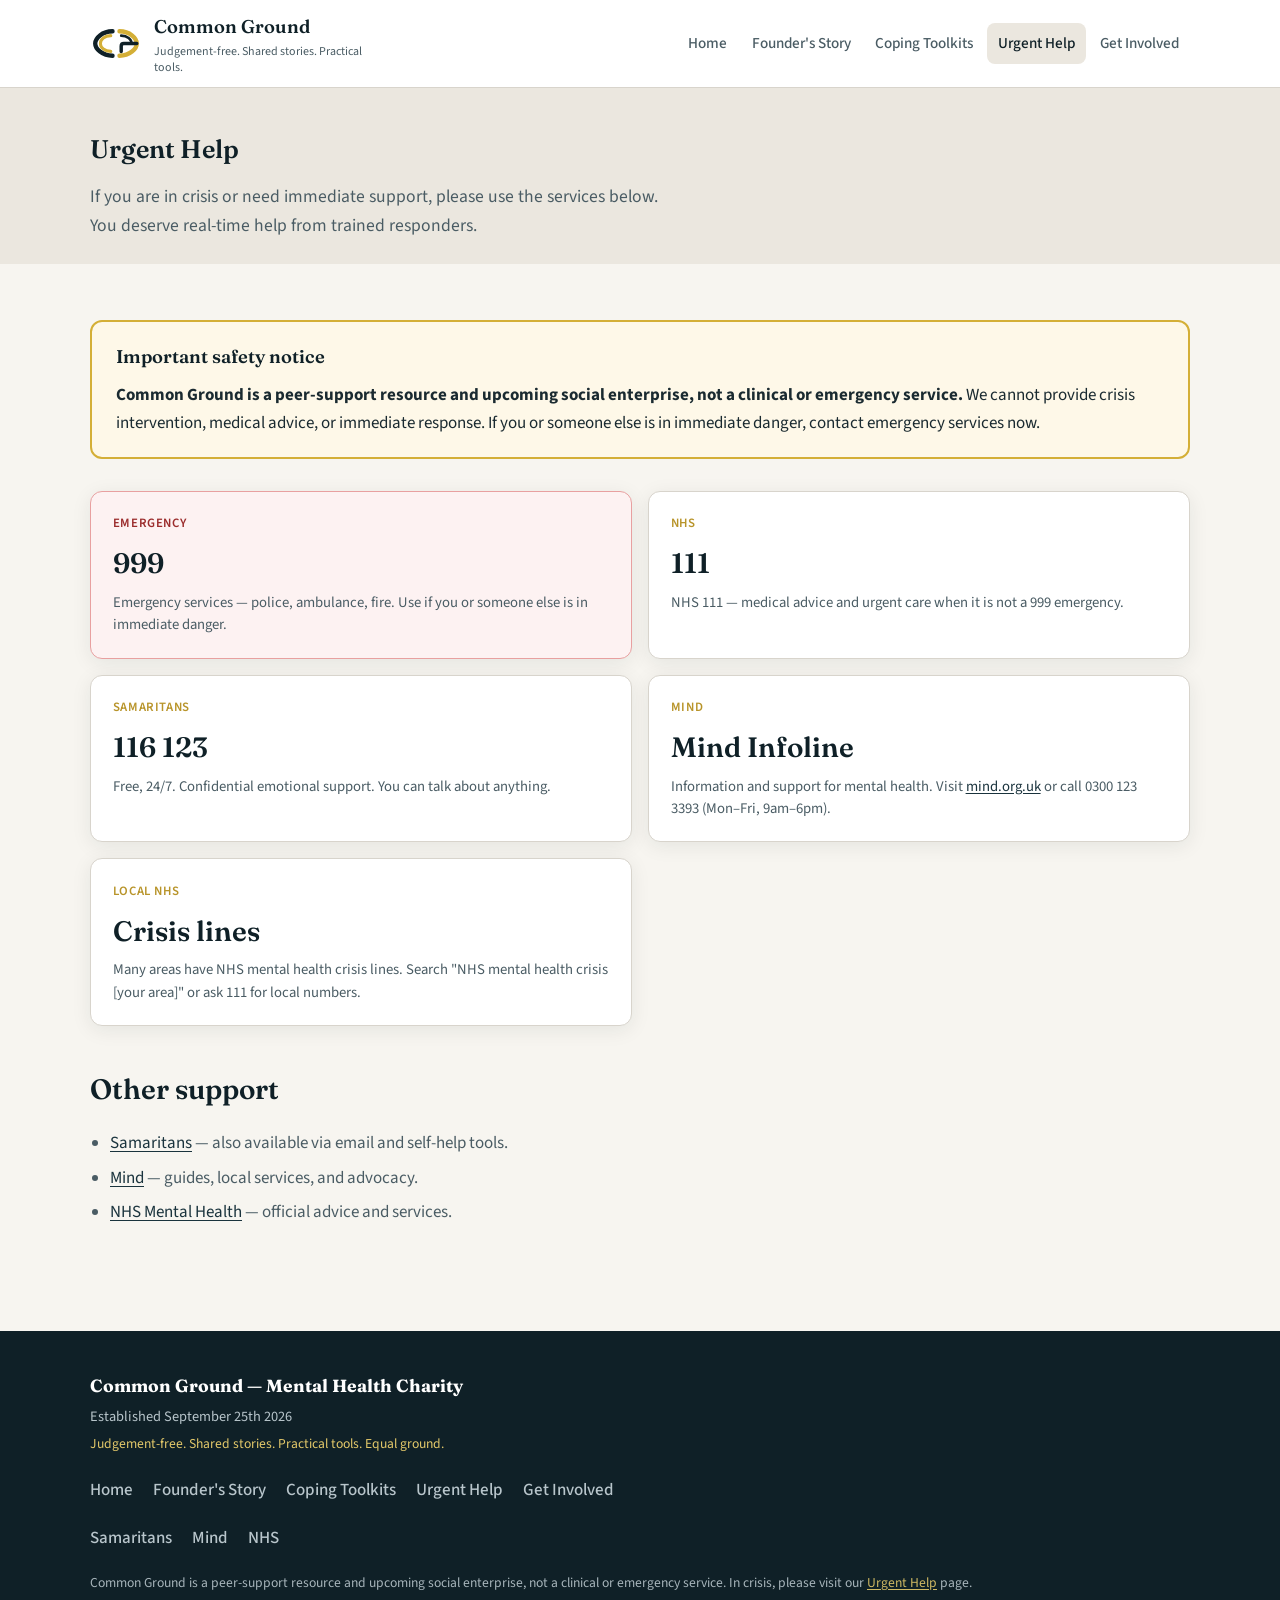
<file: urgent-help.html>
<!DOCTYPE html>
<html lang="en-GB">
<head>
  <meta charset="UTF-8">
  <meta name="viewport" content="width=device-width, initial-scale=1.0">
  <meta name="description" content="Urgent help and UK crisis contacts — Common Ground is peer support, not an emergency service.">
  <title>Urgent Help | Common Ground</title>
  <link rel="stylesheet" href="styles.css">
  <link rel="preconnect" href="https://fonts.googleapis.com">
  <link rel="preconnect" href="https://fonts.gstatic.com" crossorigin>
  <link href="https://fonts.googleapis.com/css2?family=Source+Sans+3:wght@400;500;600;700&family=Fraunces:opsz,wght@9..144,500;9..144,600&display=swap" rel="stylesheet">
</head>
<body>
  <a href="#main" class="skip-link">Skip to main content</a>

  <header class="site-header">
    <div class="container header-inner">
      <a href="index.html" class="logo" aria-label="Common Ground home">
        <img src="data:image/svg+xml,%3Csvg xmlns='http://www.w3.org/2000/svg' viewBox='0 0 120 80'%3E%3Cpath d='M52 12C28 12 12 28 12 40s16 28 40 28' fill='none' stroke='%230F2027' stroke-width='10' stroke-linecap='round'/%3E%3Cpath d='M48 22C34 22 24 30 24 40s10 18 24 18' fill='none' stroke='%23D4AF37' stroke-width='7' stroke-linecap='round'/%3E%3Cpath d='M68 12c24 0 40 16 40 28s-16 28-40 28' fill='none' stroke='%23D4AF37' stroke-width='10' stroke-linecap='round'/%3E%3Cpath d='M108 40H78q-6 0-6 6v12' fill='none' stroke='%230F2027' stroke-width='8' stroke-linecap='round' stroke-linejoin='round'/%3E%3Cpath d='M72 22c14 0 24 8 24 18' fill='none' stroke='%230F2027' stroke-width='6' stroke-linecap='round'/%3E%3C/svg%3E" alt="" class="logo-img" width="56" height="37">
        <span class="logo-text">
          <strong>Common Ground</strong>
          <span class="tagline">Judgement-free. Shared stories. Practical tools.</span>
        </span>
      </a>
      <button class="nav-toggle" aria-expanded="false" aria-controls="primary-nav" aria-label="Open menu">
        <span class="nav-toggle-bar"></span>
        <span class="nav-toggle-bar"></span>
        <span class="nav-toggle-bar"></span>
      </button>
      <nav id="primary-nav" class="primary-nav" aria-label="Main">
        <ul>
          <li><a href="index.html">Home</a></li>
          <li><a href="founders-story.html">Founder's Story</a></li>
          <li><a href="toolkits.html">Coping Toolkits</a></li>
          <li><a href="urgent-help.html" aria-current="page">Urgent Help</a></li>
          <li><a href="get-involved.html">Get Involved</a></li>
        </ul>
      </nav>
    </div>
  </header>

  <main id="main">
    <section class="page-hero">
      <div class="container">
        <h1>Urgent Help</h1>
        <p class="page-lead">If you are in crisis or need immediate support, please use the services below. You deserve real-time help from trained responders.</p>
      </div>
    </section>

    <section class="section">
      <div class="container">
        <div class="safety-notice" role="alert">
          <h2>Important safety notice</h2>
          <p><strong>Common Ground is a peer-support resource and upcoming social enterprise, not a clinical or emergency service.</strong> We cannot provide crisis intervention, medical advice, or immediate response. If you or someone else is in immediate danger, contact emergency services now.</p>
        </div>

        <div class="help-grid">
          <a href="tel:999" class="help-card help-card-emergency">
            <span class="help-label">Emergency</span>
            <span class="help-number">999</span>
            <span class="help-desc">Emergency services — police, ambulance, fire. Use if you or someone else is in immediate danger.</span>
          </a>
          <a href="tel:111" class="help-card">
            <span class="help-label">NHS</span>
            <span class="help-number">111</span>
            <span class="help-desc">NHS 111 — medical advice and urgent care when it is not a 999 emergency.</span>
          </a>
          <a href="tel:116123" class="help-card">
            <span class="help-label">Samaritans</span>
            <span class="help-number">116 123</span>
            <span class="help-desc">Free, 24/7. Confidential emotional support. You can talk about anything.</span>
          </a>
          <div class="help-card help-card-static">
            <span class="help-label">Mind</span>
            <span class="help-number">Mind Infoline</span>
            <span class="help-desc">Information and support for mental health. Visit <a href="https://www.mind.org.uk" target="_blank" rel="noopener noreferrer">mind.org.uk</a> or call 0300 123 3393 (Mon–Fri, 9am–6pm).</span>
          </div>
          <div class="help-card help-card-static">
            <span class="help-label">Local NHS</span>
            <span class="help-number">Crisis lines</span>
            <span class="help-desc">Many areas have NHS mental health crisis lines. Search "NHS mental health crisis [your area]" or ask 111 for local numbers.</span>
          </div>
        </div>

        <div class="extra-support">
          <h2>Other support</h2>
          <ul>
            <li><a href="https://www.samaritans.org" target="_blank" rel="noopener noreferrer">Samaritans</a> — also available via email and self-help tools.</li>
            <li><a href="https://www.mind.org.uk" target="_blank" rel="noopener noreferrer">Mind</a> — guides, local services, and advocacy.</li>
            <li><a href="https://www.nhs.uk/mental-health" target="_blank" rel="noopener noreferrer">NHS Mental Health</a> — official advice and services.</li>
          </ul>
        </div>
      </div>
    </section>
  </main>

  <footer class="site-footer">
    <div class="container footer-inner">
      <div class="footer-brand">
        <strong>Common Ground — Mental Health Charity</strong>
        <p>Established September 25th 2026</p>
        <p class="footer-tagline">Judgement-free. Shared stories. Practical tools. Equal ground.</p>
      </div>
      <nav class="footer-nav" aria-label="Footer">
        <a href="index.html">Home</a>
        <a href="founders-story.html">Founder's Story</a>
        <a href="toolkits.html">Coping Toolkits</a>
        <a href="urgent-help.html">Urgent Help</a>
        <a href="get-involved.html">Get Involved</a>
      </nav>
      <nav class="footer-support" aria-label="Crisis support">
        <a href="https://www.samaritans.org" target="_blank" rel="noopener noreferrer">Samaritans</a>
        <a href="https://www.mind.org.uk" target="_blank" rel="noopener noreferrer">Mind</a>
        <a href="https://www.nhs.uk/mental-health" target="_blank" rel="noopener noreferrer">NHS</a>
      </nav>
      <p class="footer-note">Common Ground is a peer-support resource and upcoming social enterprise, not a clinical or emergency service. In crisis, please visit our <a href="urgent-help.html">Urgent Help</a> page.</p>
    </div>
  </footer>

  <script src="script.js"></script>
</body>
</html>
</file>
<file: styles.css>
/* Common Ground — navy, muted gold, soft accessible backgrounds */
:root {
  --navy: #0F2027;
  --navy-soft: #1a333d;
  --gold: #D4AF37;
  --gold-soft: #e4c96a;
  --gold-dark: #b8942a;
  --cream: #F7F5F0;
  --cream-dark: #ebe7df;
  --bg: #F8F9FA;
  --white: #ffffff;
  --text: #1a2a30;
  --text-muted: #4a5c64;
  --border: #d8d4cc;
  --focus: #0F2027;
  --radius: 12px;
  --radius-sm: 8px;
  --shadow: 0 4px 20px rgba(15, 32, 39, 0.08);
  --font-sans: "Source Sans 3", system-ui, -apple-system, sans-serif;
  --font-display: "Fraunces", Georgia, serif;
  --space: 1.25rem;
  --max: 1100px;
}

*, *::before, *::after { box-sizing: border-box; }
html { scroll-behavior: smooth; }
body {
  margin: 0;
  font-family: var(--font-sans);
  font-size: 1.0625rem;
  line-height: 1.65;
  color: var(--text);
  background: var(--cream);
  -webkit-font-smoothing: antialiased;
}
img { max-width: 100%; height: auto; display: block; }
a { color: var(--navy-soft); text-underline-offset: 0.15em; }
a:hover { color: var(--gold-dark); }
:focus-visible { outline: 3px solid var(--gold); outline-offset: 3px; }
.skip-link {
  position: absolute; top: -100%; left: var(--space);
  background: var(--navy); color: var(--white);
  padding: 0.75rem 1rem; z-index: 100;
  border-radius: var(--radius-sm); text-decoration: none;
}
.skip-link:focus { top: var(--space); }
.container { width: min(100% - 2rem, var(--max)); margin-inline: auto; }
.container.narrow { max-width: 560px; }
.narrow-story { max-width: 720px; }

.site-header {
  background: var(--white); border-bottom: 1px solid var(--border);
  position: sticky; top: 0; z-index: 50;
}
.header-inner {
  display: flex; align-items: center; justify-content: space-between;
  gap: 1rem; padding: 0.75rem 0;
}
.logo {
  display: flex; align-items: center; gap: 0.75rem;
  text-decoration: none; color: inherit;
}
.logo-img { width: 3.25rem; height: auto; flex-shrink: 0; border-radius: 4px; }
.logo-text { display: flex; flex-direction: column; gap: 0.1rem; }
.logo-text strong {
  font-family: var(--font-display); font-size: 1.15rem;
  font-weight: 600; color: var(--navy);
}
.tagline {
  font-size: 0.75rem; color: var(--text-muted);
  line-height: 1.3; max-width: 14rem;
}
.nav-toggle {
  display: none; background: none; border: none;
  padding: 0.5rem; cursor: pointer; flex-direction: column; gap: 5px;
}
.nav-toggle-bar {
  display: block; width: 22px; height: 2px;
  background: var(--navy); border-radius: 1px;
}
.primary-nav ul {
  list-style: none; margin: 0; padding: 0;
  display: flex; gap: 0.15rem; flex-wrap: wrap;
}
.primary-nav a {
  display: block; padding: 0.5rem 0.7rem; text-decoration: none;
  color: var(--text-muted); font-weight: 500; font-size: 0.95rem;
  border-radius: var(--radius-sm);
}
.primary-nav a:hover,
.primary-nav a[aria-current="page"] {
  color: var(--navy); background: var(--cream-dark);
}

.hero {
  padding: 3.5rem 0 4rem;
  background: linear-gradient(165deg, var(--cream) 0%, var(--cream-dark) 100%);
}
.hero-inner { max-width: 40rem; }
.hero-eyebrow {
  font-size: 0.9rem; font-weight: 600; color: var(--gold-dark);
  text-transform: uppercase; letter-spacing: 0.06em; margin: 0 0 0.75rem;
}
.hero h1 {
  font-family: var(--font-display);
  font-size: clamp(2rem, 5vw, 2.85rem); font-weight: 600;
  line-height: 1.2; color: var(--navy); margin: 0 0 1rem;
}
.hero-lead {
  font-size: 1.15rem; color: var(--text-muted);
  margin: 0 0 1.75rem; max-width: 36rem;
}
.hero-actions { display: flex; flex-wrap: wrap; gap: 0.75rem; }

.btn {
  display: inline-flex; align-items: center; justify-content: center;
  padding: 0.7rem 1.35rem; font-family: inherit; font-size: 1rem;
  font-weight: 600; border-radius: var(--radius-sm);
  border: 2px solid transparent; cursor: pointer; text-decoration: none;
  transition: background 0.15s, color 0.15s, border-color 0.15s;
}
.btn:disabled, .btn[aria-disabled="true"] { opacity: 0.6; cursor: not-allowed; }
.btn-primary { background: var(--navy); color: var(--white); }
.btn-primary:hover:not(:disabled) { background: var(--navy-soft); color: var(--white); }
.btn-secondary {
  background: transparent; color: var(--navy); border-color: var(--navy);
}
.btn-secondary:hover:not(:disabled) {
  background: var(--cream-dark); color: var(--navy);
}
.btn-sm { padding: 0.45rem 0.9rem; font-size: 0.9rem; }

.section { padding: 3.5rem 0; }
.section h2, .page-hero h1 {
  font-family: var(--font-display); font-weight: 600;
  color: var(--navy); margin: 0 0 0.75rem;
}
.section h2 { font-size: 1.75rem; }
.section-intro { color: var(--text-muted); margin: 0 0 1.5rem; max-width: 36rem; }
.section-cta { margin-top: 1.5rem; font-weight: 600; }
.section-cta a { color: var(--navy); text-decoration: none; }
.section-cta a:hover { color: var(--gold-dark); text-decoration: underline; }
.page-hero { padding: 2.5rem 0 1.5rem; background: var(--cream-dark); }
.page-lead { font-size: 1.1rem; color: var(--text-muted); margin: 0; max-width: 36rem; }

.about-grid { display: grid; gap: 1.25rem; margin-top: 1.5rem; }
@media (min-width: 700px) { .about-grid { grid-template-columns: repeat(3, 1fr); } }
.about-card {
  background: var(--white); padding: 1.5rem; border-radius: var(--radius);
  box-shadow: var(--shadow); border: 1px solid var(--border);
}
.about-card h3 {
  font-family: var(--font-display); font-size: 1.2rem;
  margin: 0 0 0.5rem; color: var(--navy);
}
.about-card p { margin: 0; color: var(--text-muted); font-size: 0.98rem; }

.roadmap-timeline { display: grid; gap: 1.25rem; margin-top: 1.25rem; }
@media (min-width: 800px) { .roadmap-timeline { grid-template-columns: repeat(3, 1fr); } }
.roadmap-phase {
  background: var(--white); border: 1px solid var(--border);
  border-radius: var(--radius); padding: 1.5rem; box-shadow: var(--shadow);
}
.roadmap-phase.is-current {
  border-color: var(--gold);
  box-shadow: 0 4px 24px rgba(212, 175, 55, 0.2);
}
.phase-label {
  display: inline-block; font-size: 0.75rem; font-weight: 700;
  text-transform: uppercase; letter-spacing: 0.05em;
  color: var(--gold-dark); margin-bottom: 0.5rem;
}
.roadmap-phase h3 {
  font-family: var(--font-display); font-size: 1.2rem;
  margin: 0 0 0.5rem; color: var(--navy);
}
.roadmap-phase p { font-size: 0.95rem; color: var(--text-muted); margin: 0 0 0.75rem; }
.roadmap-phase ul { margin: 0; padding-left: 1.15rem; color: var(--text-muted); font-size: 0.95rem; }
.roadmap-phase li { margin-bottom: 0.35rem; }

.values-grid { display: grid; gap: 1.25rem; margin-top: 1.5rem; }
@media (min-width: 700px) { .values-grid { grid-template-columns: repeat(2, 1fr); } }
@media (min-width: 1000px) { .values-grid { grid-template-columns: repeat(4, 1fr); } }
.value-card {
  background: var(--white); padding: 1.5rem; border-radius: var(--radius);
  border: 1px solid var(--border); box-shadow: var(--shadow);
  border-top: 3px solid var(--gold);
}
.value-card h3 {
  font-family: var(--font-display); font-size: 1.1rem;
  margin: 0 0 0.5rem; color: var(--navy);
}
.value-card p { margin: 0; font-size: 0.95rem; color: var(--text-muted); }

.story-brand { text-align: center; margin-bottom: 2rem; }
.brand-logo-mark { margin-inline: auto; margin-bottom: 1rem; }
.brand-lockup {
  display: flex; flex-direction: column; align-items: center;
  gap: 0.2rem; margin: 0 0 0.5rem;
}
.brand-name {
  font-family: var(--font-display); font-size: 1.75rem;
  font-weight: 600; color: var(--navy); letter-spacing: 0.04em;
}
.brand-sub {
  font-size: 0.95rem; font-weight: 600; color: var(--text-muted);
  text-transform: uppercase; letter-spacing: 0.08em;
}
.brand-date { font-size: 0.85rem; color: var(--text-muted); letter-spacing: 0.04em; }
.story-body p { font-size: 1.1rem; margin: 0 0 1.15rem; color: var(--text); }

.podcast-player {
  display: flex; gap: 1.25rem; align-items: flex-start;
  background: var(--white); padding: 1.5rem; border-radius: var(--radius);
  border: 1px solid var(--border); box-shadow: var(--shadow); flex-wrap: wrap;
}
.podcast-artwork {
  width: 4.5rem; height: 4.5rem; border-radius: var(--radius-sm);
  background: var(--cream-dark); display: grid; place-items: center;
  flex-shrink: 0; overflow: hidden;
}
.podcast-artwork img { width: 100%; height: auto; }
.podcast-title { font-weight: 600; margin: 0 0 0.25rem; color: var(--navy); }
.podcast-desc { margin: 0 0 1rem; color: var(--text-muted); font-size: 0.95rem; }

.cta-band {
  background: var(--navy); color: var(--white);
  padding: 2.75rem 0; text-align: center;
}
.cta-band h2 {
  font-family: var(--font-display); margin: 0 0 0.5rem;
  color: var(--white); font-size: 1.6rem;
}
.cta-band p { margin: 0 0 1.25rem; opacity: 0.95; }
.cta-band .btn-primary {
  background: var(--gold); color: var(--navy); border-color: var(--gold);
}
.cta-band .btn-primary:hover { background: var(--gold-soft); color: var(--navy); }

.toolkit-grid { display: grid; gap: 1.5rem; }
@media (min-width: 800px) { .toolkit-grid { grid-template-columns: repeat(3, 1fr); } }
.toolkit-card {
  background: var(--white); border-radius: var(--radius);
  border: 1px solid var(--border); box-shadow: var(--shadow);
  padding: 1.5rem; display: flex; flex-direction: column;
}
.toolkit-header h2 { font-size: 1.25rem; margin: 0 0 0.4rem; color: var(--navy); }
.toolkit-header p { margin: 0 0 1rem; font-size: 0.95rem; color: var(--text-muted); }
.toolkit-list { list-style: none; margin: 0 0 1.25rem; padding: 0; flex: 1; }
.toolkit-list li { padding: 0.75rem 0; border-top: 1px solid var(--border); }
.toolkit-list li:first-child { border-top: none; padding-top: 0; }
.toolkit-list strong { display: block; margin-bottom: 0.2rem; color: var(--navy); }
.toolkit-list span { font-size: 0.92rem; color: var(--text-muted); }
.toolkit-actions { margin-top: auto; }
.toolkit-note { margin-top: 2rem; font-size: 0.95rem; color: var(--text-muted); }

.safety-notice {
  background: #fef8e8; border: 2px solid var(--gold);
  border-radius: var(--radius); padding: 1.25rem 1.5rem; margin-bottom: 2rem;
}
.safety-notice h2 { font-size: 1.15rem; margin: 0 0 0.5rem; color: var(--navy); }
.safety-notice p { margin: 0; }
.help-grid { display: grid; gap: 1rem; }
@media (min-width: 600px) { .help-grid { grid-template-columns: repeat(2, 1fr); } }
.help-card {
  display: flex; flex-direction: column; gap: 0.35rem; padding: 1.35rem;
  background: var(--white); border: 1px solid var(--border);
  border-radius: var(--radius); text-decoration: none; color: inherit;
  box-shadow: var(--shadow); transition: border-color 0.15s, box-shadow 0.15s;
}
a.help-card:hover {
  border-color: var(--gold);
  box-shadow: 0 6px 24px rgba(15, 32, 39, 0.12);
}
.help-card-emergency { background: #fdf2f2; border-color: #e8a0a0; }
.help-label {
  font-size: 0.8rem; font-weight: 600; text-transform: uppercase;
  letter-spacing: 0.05em; color: var(--gold-dark);
}
.help-card-emergency .help-label { color: #9b2c2c; }
.help-number {
  font-family: var(--font-display); font-size: 1.75rem;
  font-weight: 600; color: var(--navy);
}
.help-desc { font-size: 0.92rem; color: var(--text-muted); line-height: 1.5; }
.extra-support { margin-top: 2.5rem; }
.extra-support ul { padding-left: 1.25rem; color: var(--text-muted); }
.extra-support li { margin-bottom: 0.4rem; }

.involved-grid { display: grid; gap: 1.5rem; }
@media (min-width: 800px) { .involved-grid { grid-template-columns: 1fr 1fr; } }
.involved-card {
  background: var(--white); padding: 1.75rem; border-radius: var(--radius);
  border: 1px solid var(--border); box-shadow: var(--shadow);
}
.involved-card h2 { font-size: 1.35rem; margin: 0 0 0.5rem; }
.involved-card > p { color: var(--text-muted); margin: 0 0 1.25rem; font-size: 0.98rem; }
.advisory-notice {
  background: var(--white); border: 1px solid var(--border);
  border-left: 4px solid var(--gold); border-radius: var(--radius);
  padding: 1.5rem 1.75rem; box-shadow: var(--shadow);
}
.advisory-notice h2 { font-size: 1.25rem; margin: 0 0 0.75rem; }
.advisory-notice p { margin: 0 0 0.75rem; color: var(--text-muted); }
.advisory-notice p:last-child { margin-bottom: 0; }

.contact-form { background: transparent; padding: 0; border: none; box-shadow: none; }
.form-group { margin-bottom: 1.15rem; }
.form-group label {
  display: block; font-weight: 600; margin-bottom: 0.35rem; color: var(--navy);
}
.form-group input[type="text"],
.form-group input[type="email"],
.form-group textarea {
  width: 100%; padding: 0.65rem 0.85rem; font-family: inherit; font-size: 1rem;
  border: 1px solid var(--border); border-radius: var(--radius-sm);
  background: var(--cream); color: var(--text);
}
.form-group input:focus, .form-group textarea:focus {
  outline: none; border-color: var(--navy);
  box-shadow: 0 0 0 3px rgba(212, 175, 55, 0.35);
}
.form-checkbox { display: flex; align-items: flex-start; gap: 0.6rem; }
.form-checkbox input {
  margin-top: 0.3rem; width: 1.1rem; height: 1.1rem;
  accent-color: var(--navy); flex-shrink: 0;
}
.form-checkbox label { font-weight: 500; margin: 0; }
.form-disclaimer { font-size: 0.9rem; color: var(--text-muted); margin: 0 0 1.25rem; }
.form-status {
  margin-top: 1rem; padding: 0.75rem 1rem; border-radius: var(--radius-sm);
  background: var(--cream-dark); color: var(--navy); font-weight: 500;
}

.site-footer {
  background: var(--navy); color: #b8c5cb; padding: 2.5rem 0; margin-top: 2rem;
}
.footer-inner { display: flex; flex-direction: column; gap: 1.25rem; }
.footer-brand strong {
  font-family: var(--font-display); color: var(--white); font-size: 1.1rem;
}
.footer-brand p { margin: 0.25rem 0 0; font-size: 0.9rem; }
.footer-tagline { color: var(--gold-soft) !important; font-size: 0.85rem !important; }
.footer-nav, .footer-support {
  display: flex; flex-wrap: wrap; gap: 0.75rem 1.25rem;
}
.footer-nav a, .footer-support a {
  color: #b8c5cb; text-decoration: none; font-weight: 500;
}
.footer-nav a:hover, .footer-support a:hover { color: var(--gold-soft); }
.footer-note { font-size: 0.85rem; margin: 0; opacity: 0.9; }
.footer-note a { color: var(--gold-soft); }

@media (max-width: 900px) {
  .tagline { display: none; }
  .nav-toggle { display: flex; }
  .primary-nav {
    display: none; position: absolute; top: 100%; left: 0; right: 0;
    background: var(--white); border-bottom: 1px solid var(--border);
    padding: 0.75rem 1rem 1rem;
  }
  .primary-nav.is-open { display: block; }
  .primary-nav ul { flex-direction: column; gap: 0.15rem; }
  .primary-nav a { padding: 0.7rem 0.85rem; }
  .header-inner { position: relative; }
}
@media (prefers-reduced-motion: reduce) {
  html { scroll-behavior: auto; }
  * { transition: none !important; }
}
</file>
